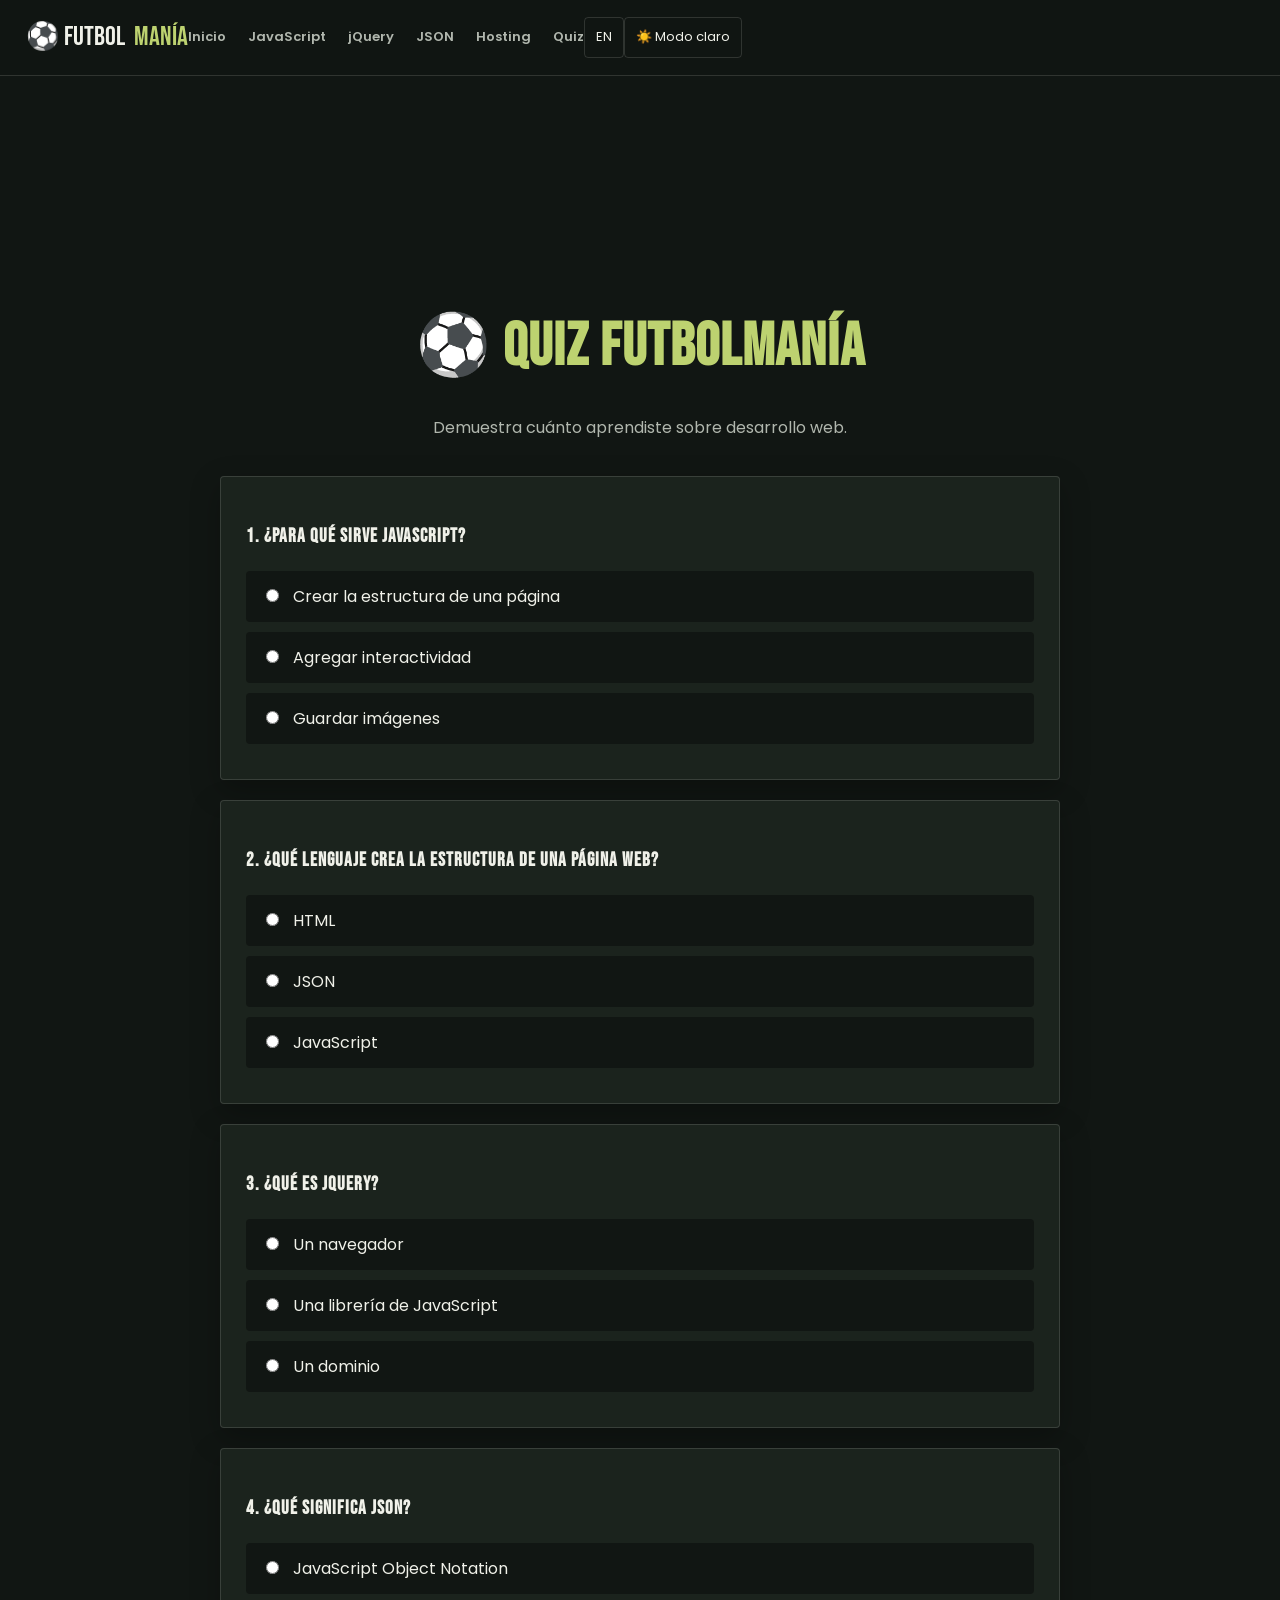
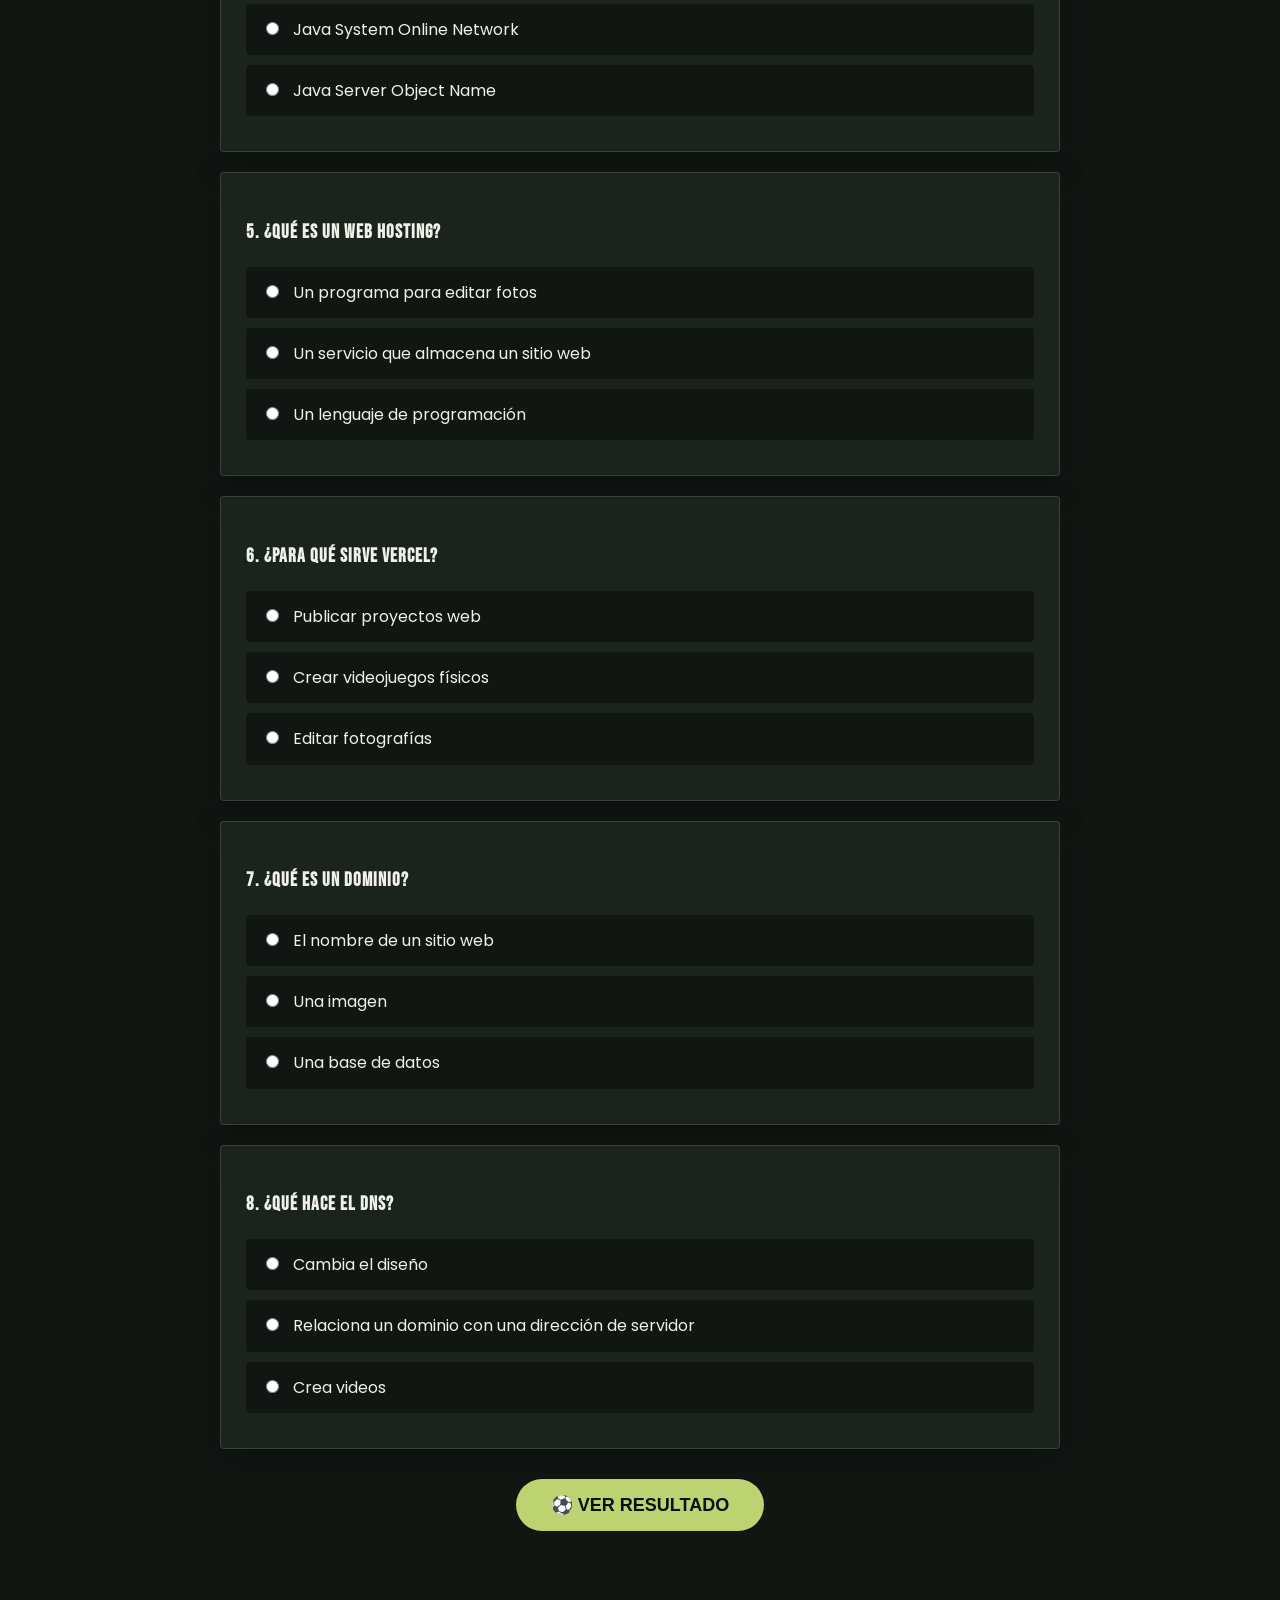
<file: cuestionario.html>
<!DOCTYPE html>
<html lang="es">
<head>
    <meta charset="UTF-8">
    <meta name="viewport" content="width=device-width, initial-scale=1.0">
    <title>FutbolManía | Quiz</title>

    <link rel="stylesheet" href="style.css">

    <link href="https://fonts.googleapis.com/css2?family=Bebas+Neue&family=Poppins:wght@400;500;600;700&display=swap" rel="stylesheet">

    <style>
        .quiz-container {
            max-width: 900px;
            margin: 140px auto 60px;
            padding: 30px;
        }

        .quiz-title {
            text-align: center;
            font-family: 'Bebas Neue', sans-serif;
            font-size: 60px;
            color: var(--green);
            margin-bottom: 10px;
        }

        .quiz-subtitle {
            text-align: center;
            color: var(--muted);
            margin-bottom: 35px;
        }

        .pregunta {
            background: var(--surface);
            border: 1px solid var(--border);
            border-radius: 4px;
            padding: 25px;
            margin-bottom: 20px;
            box-shadow: 0 10px 30px rgba(0,0,0,.25);
        }

        .pregunta h3 {
            color: var(--text);
            margin-bottom: 18px;
        }

        .opcion {
            display: block;
            background: var(--bg);
            color: var(--text);
            padding: 12px 15px;
            margin: 10px 0;
            border-radius: 4px;
            cursor: pointer;
            transition: .3s;
        }

        .opcion:hover {
            background: var(--surface);
            transform: translateX(5px);
        }

        .opcion input {
            margin-right: 10px;
        }

        .btn-quiz {
            display: block;
            margin: 30px auto;
            padding: 15px 35px;
            background: var(--green);
            color: #07120e;
            border: none;
            border-radius: 30px;
            font-size: 18px;
            font-weight: bold;
            cursor: pointer;
            transition: .3s;
        }

        .btn-quiz:hover {
            transform: scale(1.05);
            background: var(--green-dark);
            color: white;
        }

        #resultado {
            text-align: center;
            padding: 25px;
            border-radius: 15px;
            background: var(--surface);
            color: var(--text);
            font-size: 22px;
            font-weight: bold;
            display: none;
            margin-top: 25px;
        }
    </style>
</head>

<body>

<header>
    <div class="logo">
        ⚽ FUTBOL<span>MANÍA</span>
    </div>

    <nav>
        <a href="index.html">Inicio</a>
        <a href="javascript.html">JavaScript</a>
        <a href="jquery.html">jQuery</a>
        <a href="json.html">JSON</a>
        <a href="hosting.html">Hosting</a>
        <a href="cuestionario.html">Quiz</a>
    </nav>
    <button class="icon-btn" id="languageBtn" type="button" aria-label="Cambiar idioma">EN</button>
    <button class="icon-btn" id="themeBtn" type="button" aria-label="Cambiar tema">☀</button>
</header>

<section class="quiz-container">

    <h1 class="quiz-title">⚽ QUIZ FUTBOLMANÍA</h1>

    <p class="quiz-subtitle">
        Demuestra cuánto aprendiste sobre desarrollo web.
    </p>

    <form id="quizForm">

        <div class="pregunta">
            <h3>1. ¿Para qué sirve JavaScript?</h3>

            <label class="opcion">
                <input type="radio" name="p1" value="a">
                Crear la estructura de una página
            </label>

            <label class="opcion">
                <input type="radio" name="p1" value="b">
                Agregar interactividad
            </label>

            <label class="opcion">
                <input type="radio" name="p1" value="c">
                Guardar imágenes
            </label>
        </div>

        <div class="pregunta">
            <h3>2. ¿Qué lenguaje crea la estructura de una página web?</h3>

            <label class="opcion">
                <input type="radio" name="p2" value="a">
                HTML
            </label>

            <label class="opcion">
                <input type="radio" name="p2" value="b">
                JSON
            </label>

            <label class="opcion">
                <input type="radio" name="p2" value="c">
                JavaScript
            </label>
        </div>

        <div class="pregunta">
            <h3>3. ¿Qué es jQuery?</h3>

            <label class="opcion">
                <input type="radio" name="p3" value="a">
                Un navegador
            </label>

            <label class="opcion">
                <input type="radio" name="p3" value="b">
                Una librería de JavaScript
            </label>

            <label class="opcion">
                <input type="radio" name="p3" value="c">
                Un dominio
            </label>
        </div>

        <div class="pregunta">
            <h3>4. ¿Qué significa JSON?</h3>

            <label class="opcion">
                <input type="radio" name="p4" value="a">
                JavaScript Object Notation
            </label>

            <label class="opcion">
                <input type="radio" name="p4" value="b">
                Java System Online Network
            </label>

            <label class="opcion">
                <input type="radio" name="p4" value="c">
                Java Server Object Name
            </label>
        </div>

        <div class="pregunta">
            <h3>5. ¿Qué es un Web Hosting?</h3>

            <label class="opcion">
                <input type="radio" name="p5" value="a">
                Un programa para editar fotos
            </label>

            <label class="opcion">
                <input type="radio" name="p5" value="b">
                Un servicio que almacena un sitio web
            </label>

            <label class="opcion">
                <input type="radio" name="p5" value="c">
                Un lenguaje de programación
            </label>
        </div>

        <div class="pregunta">
            <h3>6. ¿Para qué sirve Vercel?</h3>

            <label class="opcion">
                <input type="radio" name="p6" value="a">
                Publicar proyectos web
            </label>

            <label class="opcion">
                <input type="radio" name="p6" value="b">
                Crear videojuegos físicos
            </label>

            <label class="opcion">
                <input type="radio" name="p6" value="c">
                Editar fotografías
            </label>
        </div>

        <div class="pregunta">
            <h3>7. ¿Qué es un dominio?</h3>

            <label class="opcion">
                <input type="radio" name="p7" value="a">
                El nombre de un sitio web
            </label>

            <label class="opcion">
                <input type="radio" name="p7" value="b">
                Una imagen
            </label>

            <label class="opcion">
                <input type="radio" name="p7" value="c">
                Una base de datos
            </label>
        </div>

        <div class="pregunta">
            <h3>8. ¿Qué hace el DNS?</h3>

            <label class="opcion">
                <input type="radio" name="p8" value="a">
                Cambia el diseño
            </label>

            <label class="opcion">
                <input type="radio" name="p8" value="b">
                Relaciona un dominio con una dirección de servidor
            </label>

            <label class="opcion">
                <input type="radio" name="p8" value="c">
                Crea videos
            </label>
        </div>

        <button type="button" class="btn-quiz" onclick="calificarQuiz()">
            ⚽ VER RESULTADO
        </button>

    </form>

    <div id="resultado"></div>

</section>

<script src="script.js"></script>

</body>
</html>
</file>
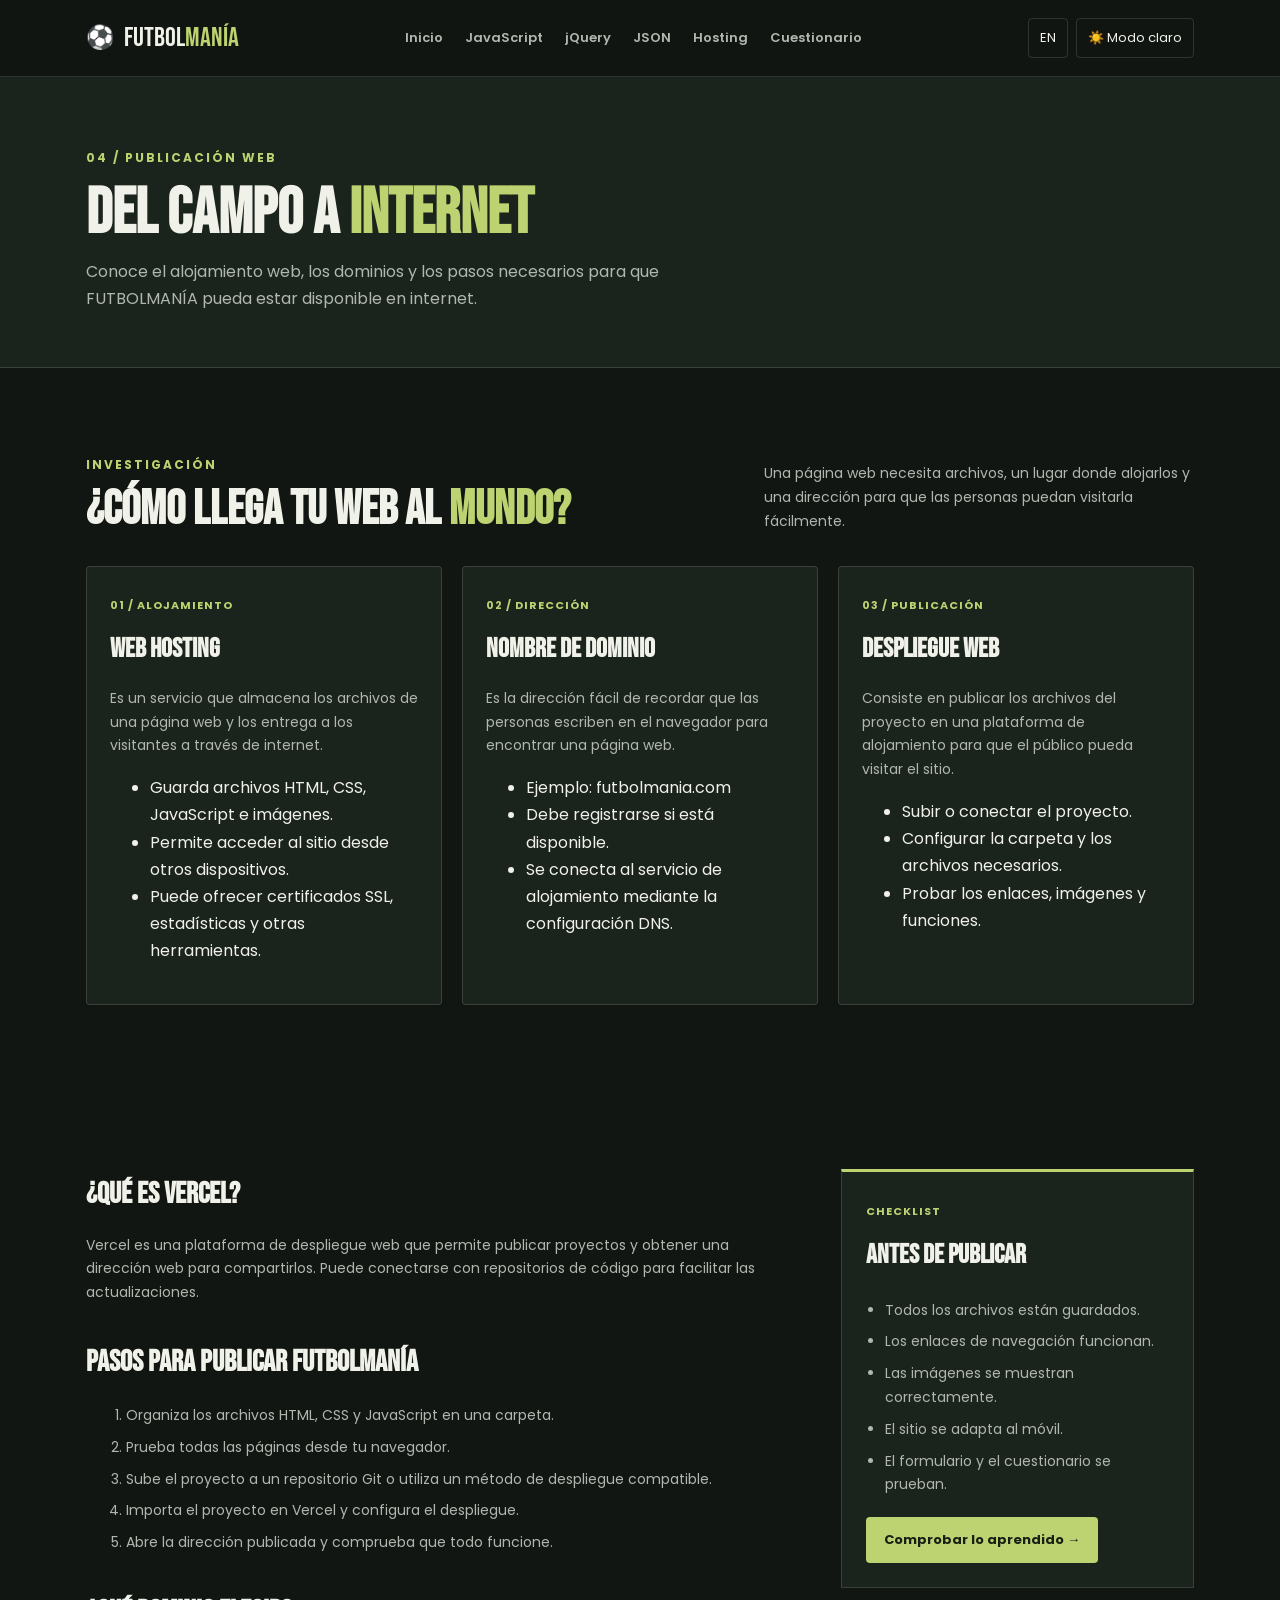
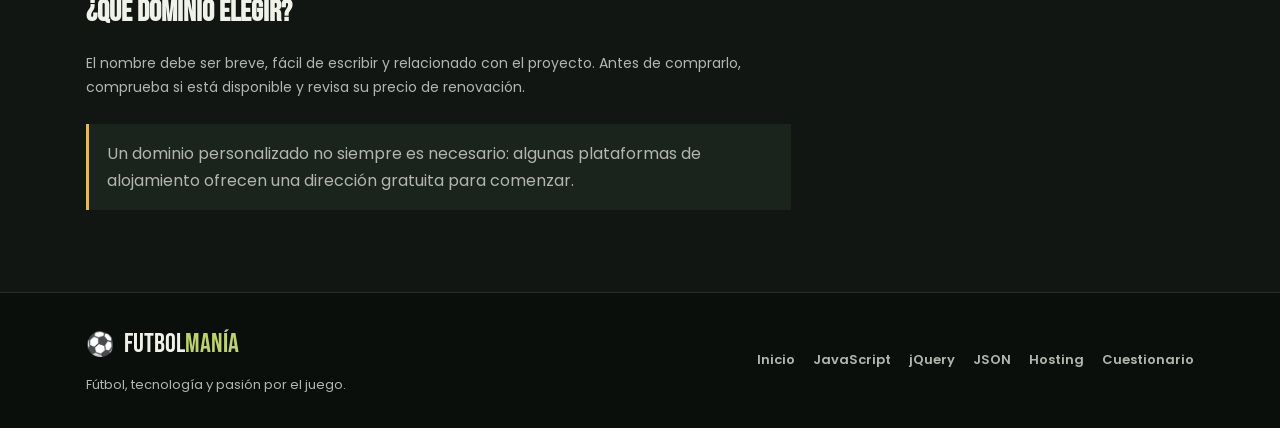
<file: hosting.html>
<!DOCTYPE html>
<html lang="es">
<head>
  <meta charset="UTF-8">
  <meta name="viewport" content="width=device-width, initial-scale=1.0">
  <meta name="description" content="Investigación sobre web hosting y dominios para publicar una página web.">
  <meta name="theme-color" content="#07110d">
  <title>Hosting y dominios | FUTBOLMANÍA</title>
  <link rel="stylesheet" href="style.css">
</head>
<body>

<header class="site-header">
  <div class="container nav-wrap">
    <a class="brand" href="index.html">
      <span class="brand-mark">⚽</span>
      <span class="brand-name">FUTBOL<span>MANÍA</span></span>
    </a>

    <nav class="nav-links" id="mainNav" aria-label="Navegación principal">
      <a href="index.html" data-es="Inicio" data-en="Home">Inicio</a>
      <a href="javascript.html">JavaScript</a>
      <a href="jquery.html">jQuery</a>
      <a href="json.html">JSON</a>
      <a href="hosting.html" data-es="Hosting" data-en="Hosting">Hosting</a>
      <a href="cuestionario.html" data-es="Cuestionario" data-en="Quiz">Cuestionario</a>
    </nav>

    <div class="nav-actions">
      <button class="icon-btn" id="languageBtn" type="button" aria-label="Cambiar idioma">EN</button>
      <button class="icon-btn" id="themeBtn" type="button" aria-label="Cambiar tema">☀</button>
      <button class="menu-toggle" id="menuToggle" type="button" aria-label="Abrir menú">☰</button>
    </div>
  </div>
</header>

<main>
  <section class="page-hero">
    <div class="container">
      <span class="eyebrow">04 / PUBLICACIÓN WEB</span>
      <h1>DEL CAMPO A <span class="accent">INTERNET</span></h1>
      <p>Conoce el alojamiento web, los dominios y los pasos necesarios para que FUTBOLMANÍA pueda estar disponible en internet.</p>
    </div>
  </section>

  <section class="section">
    <div class="container">
      <div class="section-head">
        <div>
          <span class="eyebrow">INVESTIGACIÓN</span>
          <h2>¿CÓMO LLEGA TU WEB AL <span class="accent">MUNDO?</span></h2>
        </div>
        <p>Una página web necesita archivos, un lugar donde alojarlos y una dirección para que las personas puedan visitarla fácilmente.</p>
      </div>

      <div class="cards">
        <article class="card">
          <div class="card-body">
            <span class="tag">01 / ALOJAMIENTO</span>
            <h3>Web Hosting</h3>
            <p>Es un servicio que almacena los archivos de una página web y los entrega a los visitantes a través de internet.</p>
            <ul>
              <li>Guarda archivos HTML, CSS, JavaScript e imágenes.</li>
              <li>Permite acceder al sitio desde otros dispositivos.</li>
              <li>Puede ofrecer certificados SSL, estadísticas y otras herramientas.</li>
            </ul>
          </div>
        </article>

        <article class="card">
          <div class="card-body">
            <span class="tag">02 / DIRECCIÓN</span>
            <h3>Nombre de dominio</h3>
            <p>Es la dirección fácil de recordar que las personas escriben en el navegador para encontrar una página web.</p>
            <ul>
              <li>Ejemplo: futbolmania.com</li>
              <li>Debe registrarse si está disponible.</li>
              <li>Se conecta al servicio de alojamiento mediante la configuración DNS.</li>
            </ul>
          </div>
        </article>

        <article class="card">
          <div class="card-body">
            <span class="tag">03 / PUBLICACIÓN</span>
            <h3>Despliegue web</h3>
            <p>Consiste en publicar los archivos del proyecto en una plataforma de alojamiento para que el público pueda visitar el sitio.</p>
            <ul>
              <li>Subir o conectar el proyecto.</li>
              <li>Configurar la carpeta y los archivos necesarios.</li>
              <li>Probar los enlaces, imágenes y funciones.</li>
            </ul>
          </div>
        </article>
      </div>
    </div>
  </section>

  <section class="section">
    <div class="container content-grid">
      <article class="prose">
        <h2>¿Qué es Vercel?</h2>
        <p>Vercel es una plataforma de despliegue web que permite publicar proyectos y obtener una dirección web para compartirlos. Puede conectarse con repositorios de código para facilitar las actualizaciones.</p>

        <h2>Pasos para publicar FUTBOLMANÍA</h2>
        <ol>
          <li>Organiza los archivos HTML, CSS y JavaScript en una carpeta.</li>
          <li>Prueba todas las páginas desde tu navegador.</li>
          <li>Sube el proyecto a un repositorio Git o utiliza un método de despliegue compatible.</li>
          <li>Importa el proyecto en Vercel y configura el despliegue.</li>
          <li>Abre la dirección publicada y comprueba que todo funcione.</li>
        </ol>

        <h2>¿Qué dominio elegir?</h2>
        <p>El nombre debe ser breve, fácil de escribir y relacionado con el proyecto. Antes de comprarlo, comprueba si está disponible y revisa su precio de renovación.</p>

        <div class="notice">
          Un dominio personalizado no siempre es necesario: algunas plataformas de alojamiento ofrecen una dirección gratuita para comenzar.
        </div>
      </article>

      <aside class="side-panel">
        <span class="tag">CHECKLIST</span>
        <h3>Antes de publicar</h3>
        <ul class="check-list">
          <li>Todos los archivos están guardados.</li>
          <li>Los enlaces de navegación funcionan.</li>
          <li>Las imágenes se muestran correctamente.</li>
          <li>El sitio se adapta al móvil.</li>
          <li>El formulario y el cuestionario se prueban.</li>
        </ul>

        <a class="btn btn-primary" href="cuestionario.html">Comprobar lo aprendido →</a>
      </aside>
    </div>
  </section>
</main>

<footer class="site-footer">
  <div class="container footer-inner">
    <div>
      <a class="brand" href="index.html">
        <span class="brand-mark">⚽</span>
        <span class="brand-name">FUTBOL<span>MANÍA</span></span>
      </a>
      <p>Fútbol, tecnología y pasión por el juego.</p>
    </div>
    <div class="footer-links">
      <a href="index.html">Inicio</a>
      <a href="javascript.html">JavaScript</a>
      <a href="jquery.html">jQuery</a>
      <a href="json.html">JSON</a>
      <a href="hosting.html">Hosting</a>
      <a href="cuestionario.html">Cuestionario</a>
    </div>
  </div>
</footer>

<script src="script.js"></script>
</body>
</html>
</file>
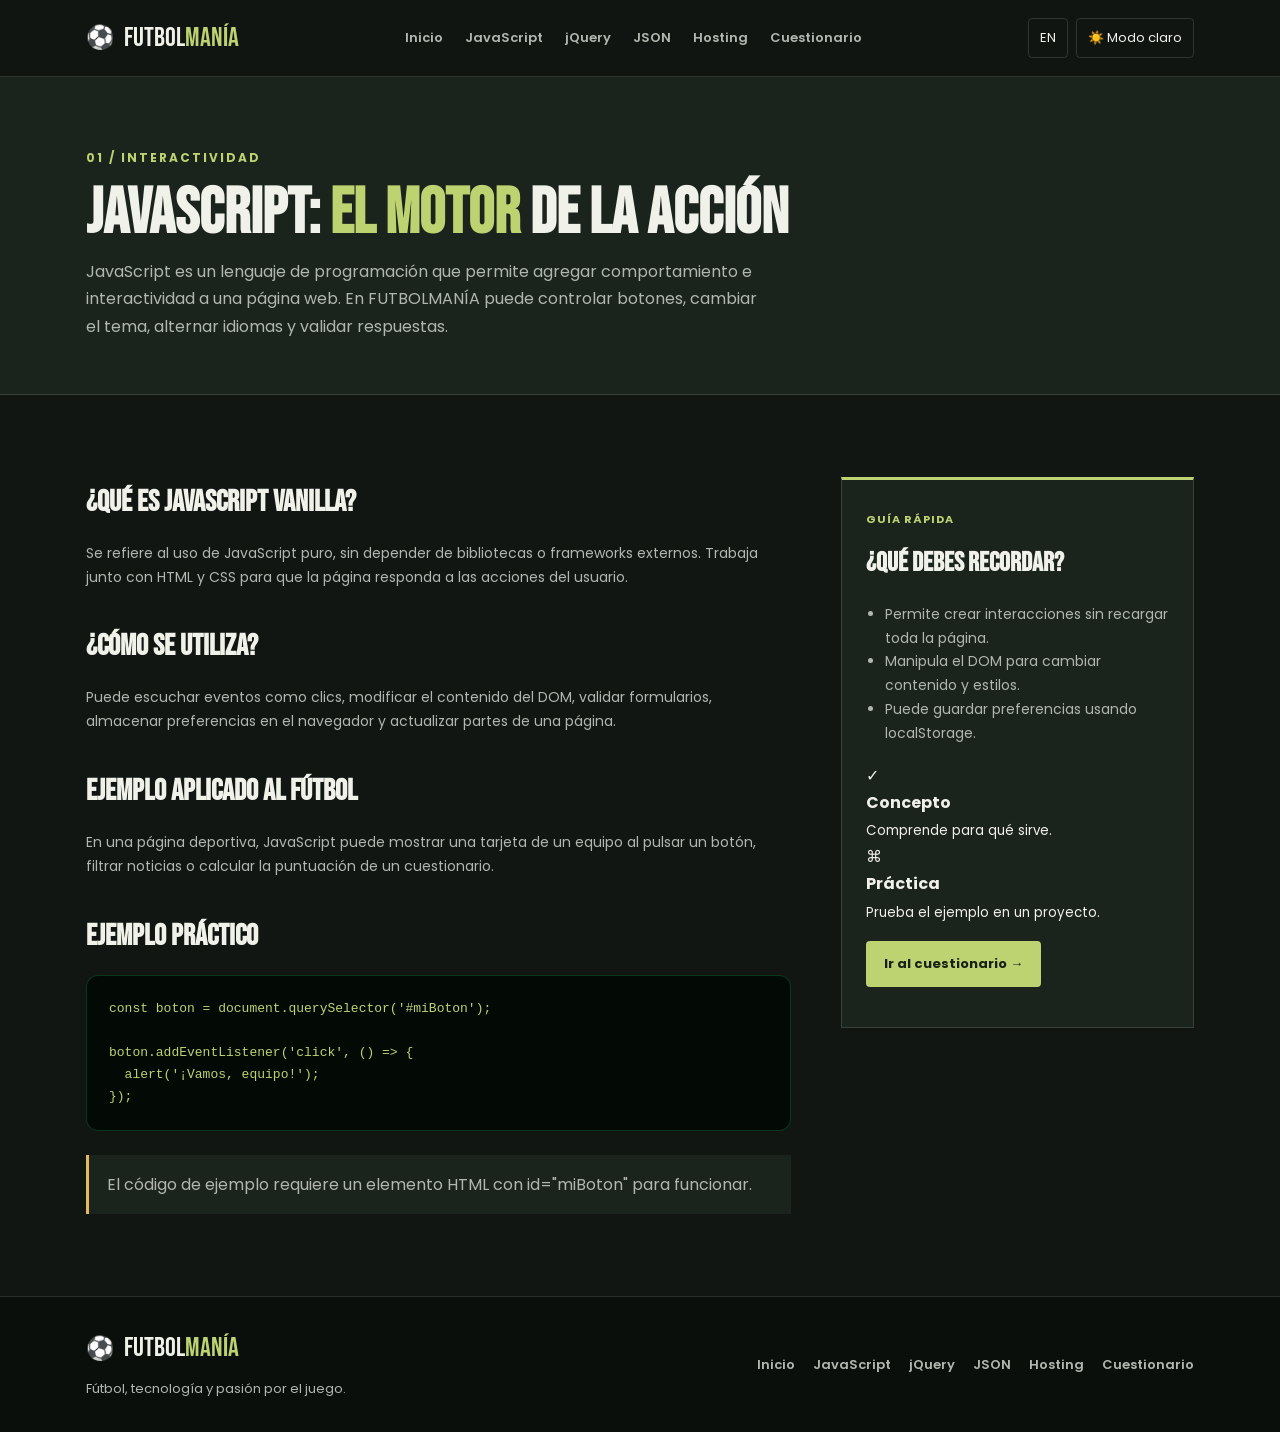
<file: javascript.html>
<!DOCTYPE html>
<html lang="es">
<head>
  <meta charset="UTF-8">
  <meta name="viewport" content="width=device-width, initial-scale=1.0">
  <meta name="description" content="Investigación educativa sobre JavaScript Vanilla y su uso en páginas web deportivas.">
  <meta name="theme-color" content="#07110d">
  <title>JavaScript | FUTBOLMANÍA</title>
  <link rel="stylesheet" href="style.css">
  <link rel="preconnect" href="https://fonts.googleapis.com">
</head>
<body>

<header class="site-header">
  <div class="container nav-wrap">
    <a class="brand" href="index.html" aria-label="FUTBOLMANÍA inicio">
      <span class="brand-mark">⚽</span>
      <span class="brand-name">FUTBOL<span>MANÍA</span></span>
    </a>

    <nav class="nav-links" id="mainNav" aria-label="Navegación principal">
      <a href="index.html" data-es="Inicio" data-en="Home">Inicio</a>
      <a href="javascript.html" data-es="JavaScript" data-en="JavaScript">JavaScript</a>
      <a href="jquery.html" data-es="jQuery" data-en="jQuery">jQuery</a>
      <a href="json.html" data-es="JSON" data-en="JSON">JSON</a>
      <a href="hosting.html" data-es="Hosting" data-en="Hosting">Hosting</a>
      <a href="cuestionario.html" data-es="Cuestionario" data-en="Quiz">Cuestionario</a>
    </nav>

    <div class="nav-actions">
      <button class="icon-btn" id="languageBtn" type="button" aria-label="Cambiar idioma">EN</button>
      <button class="icon-btn" id="themeBtn" type="button" aria-label="Cambiar tema">☀</button>
      <button class="menu-toggle" id="menuToggle" type="button" aria-label="Abrir menú">☰</button>
    </div>
  </div>
</header>

<main>
  <section class="page-hero">
    <div class="container">
      <span class="eyebrow">01 / INTERACTIVIDAD</span>
      <h1>JAVASCRIPT: <span class="accent">EL MOTOR</span> DE LA ACCIÓN</h1>
      <p>JavaScript es un lenguaje de programación que permite agregar comportamiento e interactividad a una página web. En FUTBOLMANÍA puede controlar botones, cambiar el tema, alternar idiomas y validar respuestas.</p>
    </div>
  </section>

  <section class="section">
    <div class="container content-grid">
      <article class="prose">
        <h2>¿Qué es JavaScript Vanilla?</h2>
        <p>Se refiere al uso de JavaScript puro, sin depender de bibliotecas o frameworks externos. Trabaja junto con HTML y CSS para que la página responda a las acciones del usuario.</p>

        <h2>¿Cómo se utiliza?</h2>
        <p>Puede escuchar eventos como clics, modificar el contenido del DOM, validar formularios, almacenar preferencias en el navegador y actualizar partes de una página.</p>

        <h2>Ejemplo aplicado al fútbol</h2>
        <p>En una página deportiva, JavaScript puede mostrar una tarjeta de un equipo al pulsar un botón, filtrar noticias o calcular la puntuación de un cuestionario.</p>

        <h2>Ejemplo práctico</h2>
        <pre><code>const boton = document.querySelector('#miBoton');

boton.addEventListener('click', () => {
  alert('¡Vamos, equipo!');
});</code></pre>

        <div class="notice">
          El código de ejemplo requiere un elemento HTML con id="miBoton" para funcionar.
        </div>
      </article>

      <aside class="side-panel">
        <span class="tag">GUÍA RÁPIDA</span>
        <h3>¿Qué debes recordar?</h3>

        <ul>
          <li>Permite crear interacciones sin recargar toda la página.</li>
          <li>Manipula el DOM para cambiar contenido y estilos.</li>
          <li>Puede guardar preferencias usando localStorage.</li>
        </ul>

        <div class="info-list">
          <div class="info-item">
            <span class="info-icon">✓</span>
            <div>
              <strong>Concepto</strong><br>
              <small>Comprende para qué sirve.</small>
            </div>
          </div>

          <div class="info-item">
            <span class="info-icon">⌘</span>
            <div>
              <strong>Práctica</strong><br>
              <small>Prueba el ejemplo en un proyecto.</small>
            </div>
          </div>
        </div>

        <p>
          <a class="btn btn-primary" href="cuestionario.html">Ir al cuestionario →</a>
        </p>
      </aside>
    </div>
  </section>
</main>

<footer class="site-footer">
  <div class="container footer-inner">
    <div>
      <a class="brand" href="index.html">
        <span class="brand-mark">⚽</span>
        <span class="brand-name">FUTBOL<span>MANÍA</span></span>
      </a>
      <p data-es="Fútbol, tecnología y pasión por el juego." data-en="Football, technology and passion for the game.">Fútbol, tecnología y pasión por el juego.</p>
    </div>

    <div class="footer-links">
      <a href="index.html" data-es="Inicio" data-en="Home">Inicio</a>
      <a href="javascript.html">JavaScript</a>
      <a href="jquery.html">jQuery</a>
      <a href="json.html">JSON</a>
      <a href="hosting.html" data-es="Hosting" data-en="Hosting">Hosting</a>
      <a href="cuestionario.html" data-es="Cuestionario" data-en="Quiz">Cuestionario</a>
    </div>
  </div>
</footer>

<script src="script.js"></script>
</body>
</html>
</file>
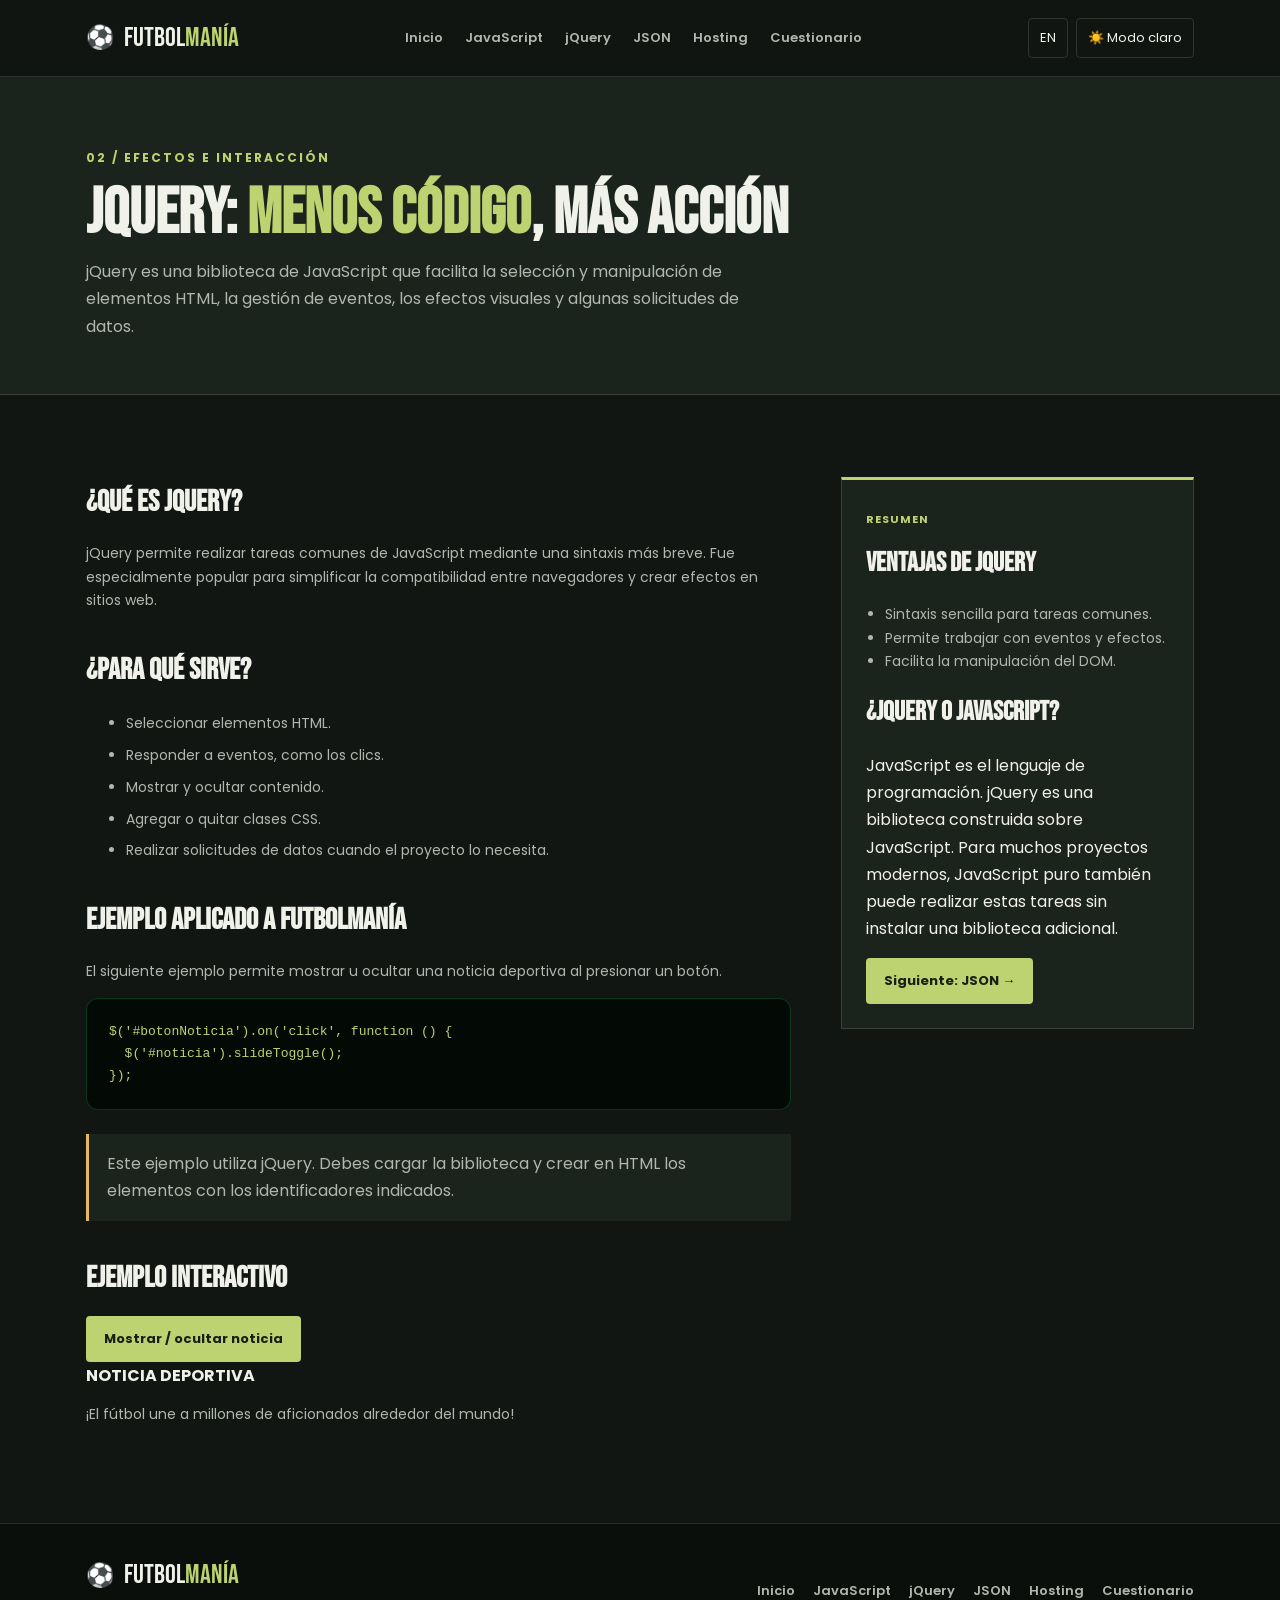
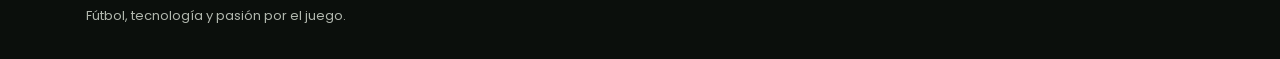
<file: jquery.html>
<!DOCTYPE html>
<html lang="es">
<head>
  <meta charset="UTF-8">
  <meta name="viewport" content="width=device-width, initial-scale=1.0">
  <meta name="description" content="Investigación sobre jQuery y su aplicación en páginas web deportivas.">
  <meta name="theme-color" content="#07110d">
  <title>jQuery | FUTBOLMANÍA</title>
  <link rel="stylesheet" href="style.css">
</head>
<body>

<header class="site-header">
  <div class="container nav-wrap">
    <a class="brand" href="index.html">
      <span class="brand-mark">⚽</span>
      <span class="brand-name">FUTBOL<span>MANÍA</span></span>
    </a>

    <nav class="nav-links" id="mainNav" aria-label="Navegación principal">
      <a href="index.html" data-es="Inicio" data-en="Home">Inicio</a>
      <a href="javascript.html">JavaScript</a>
      <a href="jquery.html">jQuery</a>
      <a href="json.html">JSON</a>
      <a href="hosting.html" data-es="Hosting" data-en="Hosting">Hosting</a>
      <a href="cuestionario.html" data-es="Cuestionario" data-en="Quiz">Cuestionario</a>
    </nav>

    <div class="nav-actions">
      <button class="icon-btn" id="languageBtn" type="button" aria-label="Cambiar idioma">EN</button>
      <button class="icon-btn" id="themeBtn" type="button" aria-label="Cambiar tema">☀</button>
      <button class="menu-toggle" id="menuToggle" type="button" aria-label="Abrir menú">☰</button>
    </div>
  </div>
</header>

<main>
  <section class="page-hero">
    <div class="container">
      <span class="eyebrow">02 / EFECTOS E INTERACCIÓN</span>
      <h1>jQuery: <span class="accent">MENOS CÓDIGO</span>, MÁS ACCIÓN</h1>
      <p>jQuery es una biblioteca de JavaScript que facilita la selección y manipulación de elementos HTML, la gestión de eventos, los efectos visuales y algunas solicitudes de datos.</p>
    </div>
  </section>

  <section class="section">
    <div class="container content-grid">
      <article class="prose">
        <h2>¿Qué es jQuery?</h2>
        <p>jQuery permite realizar tareas comunes de JavaScript mediante una sintaxis más breve. Fue especialmente popular para simplificar la compatibilidad entre navegadores y crear efectos en sitios web.</p>

        <h2>¿Para qué sirve?</h2>
        <ul>
          <li>Seleccionar elementos HTML.</li>
          <li>Responder a eventos, como los clics.</li>
          <li>Mostrar y ocultar contenido.</li>
          <li>Agregar o quitar clases CSS.</li>
          <li>Realizar solicitudes de datos cuando el proyecto lo necesita.</li>
        </ul>

        <h2>Ejemplo aplicado a FUTBOLMANÍA</h2>
        <p>El siguiente ejemplo permite mostrar u ocultar una noticia deportiva al presionar un botón.</p>

        <pre><code>$('#botonNoticia').on('click', function () {
  $('#noticia').slideToggle();
});</code></pre>

        <div class="notice">
          Este ejemplo utiliza jQuery. Debes cargar la biblioteca y crear en HTML los elementos con los identificadores indicados.
        </div>

        <h2>Ejemplo interactivo</h2>
        <div class="demo-box">
          <button class="btn btn-primary" id="demoJqueryBtn" type="button">Mostrar / ocultar noticia</button>

          <div class="demo-message" id="demoJqueryMessage">
            <strong>NOTICIA DEPORTIVA</strong>
            <p>¡El fútbol une a millones de aficionados alrededor del mundo!</p>
          </div>
        </div>
      </article>

      <aside class="side-panel">
        <span class="tag">RESUMEN</span>
        <h3>Ventajas de jQuery</h3>
        <ul>
          <li>Sintaxis sencilla para tareas comunes.</li>
          <li>Permite trabajar con eventos y efectos.</li>
          <li>Facilita la manipulación del DOM.</li>
        </ul>

        <h3>¿jQuery o JavaScript?</h3>
        <p>JavaScript es el lenguaje de programación. jQuery es una biblioteca construida sobre JavaScript. Para muchos proyectos modernos, JavaScript puro también puede realizar estas tareas sin instalar una biblioteca adicional.</p>

        <a class="btn btn-primary" href="json.html">Siguiente: JSON →</a>
      </aside>
    </div>
  </section>
</main>

<footer class="site-footer">
  <div class="container footer-inner">
    <div>
      <a class="brand" href="index.html">
        <span class="brand-mark">⚽</span>
        <span class="brand-name">FUTBOL<span>MANÍA</span></span>
      </a>
      <p>Fútbol, tecnología y pasión por el juego.</p>
    </div>
    <div class="footer-links">
      <a href="index.html">Inicio</a>
      <a href="javascript.html">JavaScript</a>
      <a href="jquery.html">jQuery</a>
      <a href="json.html">JSON</a>
      <a href="hosting.html">Hosting</a>
      <a href="cuestionario.html">Cuestionario</a>
    </div>
  </div>
</footer>

<script src="https://code.jquery.com/jquery-3.7.1.min.js"></script>
<script src="script.js"></script>
<script>
  $(function () {
    $('#demoJqueryBtn').on('click', function () {
      $('#demoJqueryMessage').stop(true, true).slideToggle(250);
    });
  });
</script>
</body>
</html>
</file>
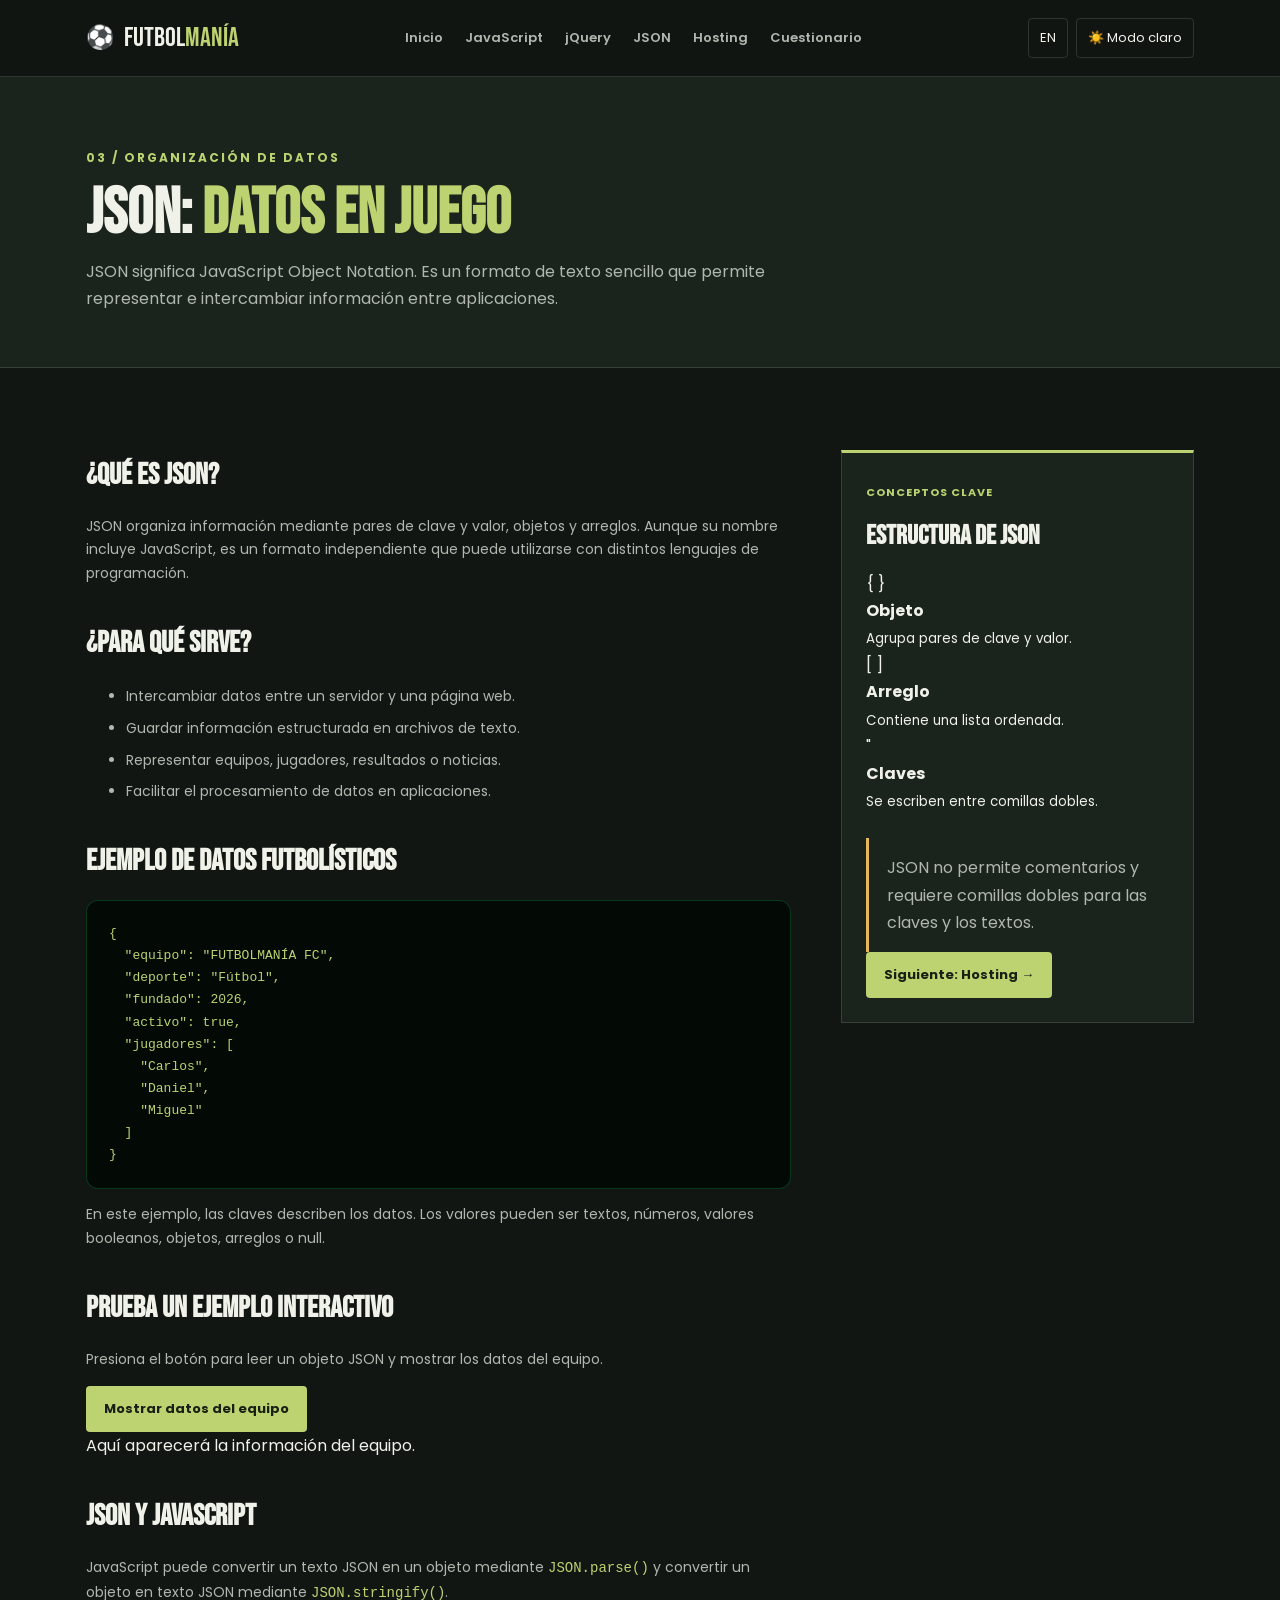
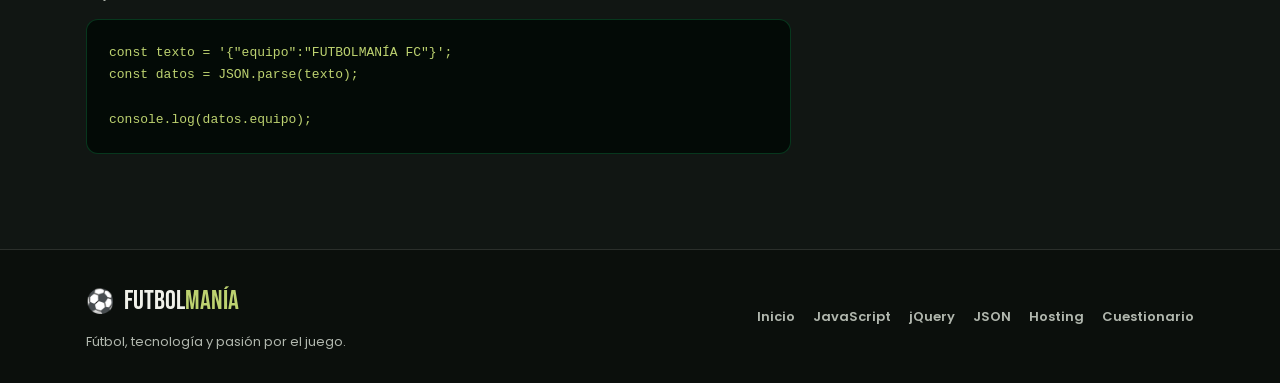
<file: json.html>
<!DOCTYPE html>
<html lang="es">
<head>
  <meta charset="UTF-8">
  <meta name="viewport" content="width=device-width, initial-scale=1.0">
  <meta name="description" content="Aprende qué es JSON y cómo organizar datos en aplicaciones web deportivas.">
  <meta name="theme-color" content="#07110d">
  <title>JSON | FUTBOLMANÍA</title>
  <link rel="stylesheet" href="style.css">
</head>
<body>

<header class="site-header">
  <div class="container nav-wrap">
    <a class="brand" href="index.html">
      <span class="brand-mark">⚽</span>
      <span class="brand-name">FUTBOL<span>MANÍA</span></span>
    </a>

    <nav class="nav-links" id="mainNav" aria-label="Navegación principal">
      <a href="index.html" data-es="Inicio" data-en="Home">Inicio</a>
      <a href="javascript.html">JavaScript</a>
      <a href="jquery.html">jQuery</a>
      <a href="json.html">JSON</a>
      <a href="hosting.html" data-es="Hosting" data-en="Hosting">Hosting</a>
      <a href="cuestionario.html" data-es="Cuestionario" data-en="Quiz">Cuestionario</a>
    </nav>

    <div class="nav-actions">
      <button class="icon-btn" id="languageBtn" type="button" aria-label="Cambiar idioma">EN</button>
      <button class="icon-btn" id="themeBtn" type="button" aria-label="Cambiar tema">☀</button>
      <button class="menu-toggle" id="menuToggle" type="button" aria-label="Abrir menú">☰</button>
    </div>
  </div>
</header>

<main>
  <section class="page-hero">
    <div class="container">
      <span class="eyebrow">03 / ORGANIZACIÓN DE DATOS</span>
      <h1>JSON: <span class="accent">DATOS EN JUEGO</span></h1>
      <p>JSON significa JavaScript Object Notation. Es un formato de texto sencillo que permite representar e intercambiar información entre aplicaciones.</p>
    </div>
  </section>

  <section class="section">
    <div class="container content-grid">
      <article class="prose">
        <h2>¿Qué es JSON?</h2>
        <p>JSON organiza información mediante pares de clave y valor, objetos y arreglos. Aunque su nombre incluye JavaScript, es un formato independiente que puede utilizarse con distintos lenguajes de programación.</p>

        <h2>¿Para qué sirve?</h2>
        <ul>
          <li>Intercambiar datos entre un servidor y una página web.</li>
          <li>Guardar información estructurada en archivos de texto.</li>
          <li>Representar equipos, jugadores, resultados o noticias.</li>
          <li>Facilitar el procesamiento de datos en aplicaciones.</li>
        </ul>

        <h2>Ejemplo de datos futbolísticos</h2>
        <pre><code>{
  "equipo": "FUTBOLMANÍA FC",
  "deporte": "Fútbol",
  "fundado": 2026,
  "activo": true,
  "jugadores": [
    "Carlos",
    "Daniel",
    "Miguel"
  ]
}</code></pre>

        <p>En este ejemplo, las claves describen los datos. Los valores pueden ser textos, números, valores booleanos, objetos, arreglos o null.</p>

        <h2>Prueba un ejemplo interactivo</h2>
        <div class="demo-box">
          <p>Presiona el botón para leer un objeto JSON y mostrar los datos del equipo.</p>
          <button class="btn btn-primary" id="jsonDemoBtn" type="button">Mostrar datos del equipo</button>
          <div class="demo-message" id="jsonDemoOutput" aria-live="polite">
            Aquí aparecerá la información del equipo.
          </div>
        </div>

        <h2>JSON y JavaScript</h2>
        <p>JavaScript puede convertir un texto JSON en un objeto mediante <code>JSON.parse()</code> y convertir un objeto en texto JSON mediante <code>JSON.stringify()</code>.</p>

        <pre><code>const texto = '{"equipo":"FUTBOLMANÍA FC"}';
const datos = JSON.parse(texto);

console.log(datos.equipo);</code></pre>
      </article>

      <aside class="side-panel">
        <span class="tag">CONCEPTOS CLAVE</span>
        <h3>Estructura de JSON</h3>

        <div class="info-list">
          <div class="info-item">
            <span class="info-icon">{ }</span>
            <div>
              <strong>Objeto</strong><br>
              <small>Agrupa pares de clave y valor.</small>
            </div>
          </div>

          <div class="info-item">
            <span class="info-icon">[ ]</span>
            <div>
              <strong>Arreglo</strong><br>
              <small>Contiene una lista ordenada.</small>
            </div>
          </div>

          <div class="info-item">
            <span class="info-icon">"</span>
            <div>
              <strong>Claves</strong><br>
              <small>Se escriben entre comillas dobles.</small>
            </div>
          </div>
        </div>

        <div class="notice">
          JSON no permite comentarios y requiere comillas dobles para las claves y los textos.
        </div>

        <a class="btn btn-primary" href="hosting.html">Siguiente: Hosting →</a>
      </aside>
    </div>
  </section>
</main>

<footer class="site-footer">
  <div class="container footer-inner">
    <div>
      <a class="brand" href="index.html">
        <span class="brand-mark">⚽</span>
        <span class="brand-name">FUTBOL<span>MANÍA</span></span>
      </a>
      <p>Fútbol, tecnología y pasión por el juego.</p>
    </div>
    <div class="footer-links">
      <a href="index.html">Inicio</a>
      <a href="javascript.html">JavaScript</a>
      <a href="jquery.html">jQuery</a>
      <a href="json.html">JSON</a>
      <a href="hosting.html">Hosting</a>
      <a href="cuestionario.html">Cuestionario</a>
    </div>
  </div>
</footer>

<script src="script.js"></script>
<script>
  document.addEventListener('DOMContentLoaded', function () {
    const button = document.getElementById('jsonDemoBtn');
    const output = document.getElementById('jsonDemoOutput');

    if (!button || !output) return;

    let datosMostrados = false;

    function mostrarDatosEquipo() {
      const textoJSON = '{"equipo":"FUTBOLMANÍA FC","deporte":"Fútbol","fundado":2026,"activo":true,"jugadores":["Carlos","Daniel","Miguel"]}';

      try {
        const equipo = JSON.parse(textoJSON);
        const idiomaIngles = document.documentElement.lang === 'en';

        output.innerHTML = `
          <strong>${equipo.equipo}</strong>
            <p>${idiomaIngles ? 'Sport' : 'Deporte'}: ${idiomaIngles ? 'Football' : equipo.deporte}</p>
            <p>${idiomaIngles ? 'Founded' : 'Año de fundación'}: ${equipo.fundado}</p>
            <p>${idiomaIngles ? 'Status' : 'Estado'}: ${idiomaIngles ? (equipo.activo ? 'Active' : 'Inactive') : (equipo.activo ? 'Activo' : 'Inactivo')}</p>
            <p>${idiomaIngles ? 'Players' : 'Jugadores'}: ${equipo.jugadores.join(', ')}</p>
        `;
      } catch (error) {
          output.textContent = document.documentElement.lang === 'en'
            ? 'The JSON data could not be read.'
            : 'No se pudieron leer los datos JSON.';
      }
    }

    button.addEventListener('click', function () {
      datosMostrados = true;
      mostrarDatosEquipo();
    });

    document.addEventListener('futbolmania:languagechange', function () {
      if (datosMostrados) mostrarDatosEquipo();
    });
  });
</script>
</body>
</html>
</file>
<file: style.css>
@import url('https://fonts.googleapis.com/css2?family=Bebas+Neue&family=Poppins:wght@300;400;500;600;700;800&display=swap');

:root {
    --green: #19e879;
    --green-dark: #087d42;
    --gold: #ffca28;
    --bg: #08120c;
    --surface: #12251a;
    --text: #f5fff8;
    --muted: #b5c5ba;
    --border: rgba(255,255,255,.10);
}

* {
    box-sizing: border-box;
    scroll-behavior: smooth;
}

body {
    margin: 0;
    font-family: 'Poppins', sans-serif;
    background: var(--bg);
    color: var(--text);
    line-height: 1.7;
    transition: background .3s, color .3s;
}

::selection {
    background: var(--green);
    color: #07120b;
}

/* NAVEGACIÓN */
.navbar {
    background: rgba(5,15,9,.97) !important;
    border-bottom: 1px solid rgba(25,232,121,.25);
    padding: 13px 0;
    backdrop-filter: blur(12px);
}

.navbar-brand,
.footer-logo {
    font-family: 'Bebas Neue', sans-serif;
    font-size: 30px;
    letter-spacing: 2px;
    color: var(--text);
    text-decoration: none;
}

.navbar-brand span,
.footer-logo span {
    color: var(--green);
}

.navbar .nav-link {
    color: var(--text) !important;
    font-size: 13px;
    font-weight: 600;
    transition: color .2s;
}

.navbar .nav-link:hover,
.navbar .nav-link.active {
    color: var(--green) !important;
}

.navbar-toggler {
    border-color: var(--green);
}

.navbar-toggler:focus {
    box-shadow: 0 0 0 .2rem rgba(25,232,121,.2);
}

/* BOTONES DE TEMA E IDIOMA */
.btn-theme,
.btn-language {
    padding: 9px 13px;
    border-radius: 8px;
    font-size: 12px;
    font-weight: 700;
}

.btn-theme {
    background: transparent;
    border: 1px solid var(--green);
    color: var(--text);
}

.btn-theme:hover {
    background: var(--green);
    color: #07120b;
}

.btn-language {
    background: var(--gold);
    color: #171205;
    border: 1px solid var(--gold);
}

.btn-language:hover {
    background: #ffe078;
    color: #171205;
}

/* PORTADA */
.hero {
    min-height: 540px;
    display: flex;
    align-items: center;
    text-align: center;
    padding: 90px 0;
    position: relative;
    overflow: hidden;
    background:
        radial-gradient(ellipse at 50% 100%,
        rgba(25,232,121,.22), transparent 55%),
        linear-gradient(135deg, #06100a, #143522 55%, #07110b);
    border-bottom: 1px solid var(--border);
}

.hero::before {
    content: "⚽";
    position: absolute;
    right: 4%;
    bottom: -65px;
    font-size: 250px;
    opacity: .05;
    transform: rotate(-20deg);
    pointer-events: none;
}

.hero-content {
    position: relative;
    z-index: 1;
    animation: appear .7s ease both;
}

.hero-label,
.section-tag {
    color: var(--green);
    font-size: 12px;
    font-weight: 800;
    letter-spacing: 4px;
}

h1, h2, h3, h4, h5, h6 {
    font-family: 'Bebas Neue', sans-serif;
    letter-spacing: 1px;
}

.hero h1 {
    max-width: 1000px;
    margin: 22px auto;
    font-size: clamp(54px, 9vw, 105px);
    line-height: 1.05;
}

.hero p {
    max-width: 720px;
    margin: 20px auto;
    color: #c3d1c7;
    font-size: 16px;
}

/* BOTONES GENERALES */
.btn {
    font-family: 'Poppins', sans-serif;
    font-weight: 700;
    border-radius: 8px;
    padding: 11px 22px;
    transition: transform .25s, box-shadow .25s;
}

.btn:hover {
    transform: translateY(-2px);
}

.btn-success {
    background: var(--green);
    color: #06120a;
    border-color: var(--green);
}

.btn-success:hover {
    background: #63f5a5;
    color: #06120a;
    border-color: #63f5a5;
    box-shadow: 0 8px 25px rgba(25,232,121,.18);
}

.btn-warning {
    background: var(--gold);
    color: #171205;
    border-color: var(--gold);
}

.btn-warning:hover {
    background: #ffe078;
    color: #171205;
    border-color: #ffe078;
}

/* CONTENIDO */
main {
    min-height: 60vh;
}

.section-heading p,
.technology-section p {
    max-width: 760px;
    margin: 15px auto 0;
    color: var(--muted);
}

.section-heading h2,
.technology-section h2 {
    font-size: clamp(34px, 5vw, 48px);
}

/* TARJETAS */
.card,
.football-card {
    height: 100%;
    background: linear-gradient(145deg, #152b1e, #0d1b12);
    color: var(--text);
    border: 1px solid var(--border);
    border-radius: 18px;
    overflow: hidden;
    transition: transform .3s, border-color .3s, box-shadow .3s;
}

.card-body {
    padding: 30px 24px;
}

.card:hover,
.football-card:hover {
    transform: translateY(-7px);
    border-color: rgba(25,232,121,.65);
    box-shadow: 0 18px 40px rgba(0,0,0,.24);
}

.card-icon {
    font-size: 52px;
    margin-bottom: 15px;
}

.card h3 {
    font-size: 30px;
}

.card p {
    color: var(--muted);
    font-size: 14px;
}

/* SECCIÓN DESTACADA */
.technology-section {
    padding: 45px 28px;
    border: 1px solid var(--border);
    border-radius: 20px;
    background:
        radial-gradient(ellipse at top,
        rgba(25,232,121,.13), transparent 70%),
        var(--surface);
}

.tech-ball {
    font-size: 55px;
    margin-bottom: 15px;
}

/* CONTENIDO Y CÓDIGO EN OTRAS PÁGINAS */
.intro,
.producto {
    padding: 55px 0;
}

.intro {
    text-align: center;
}

.producto {
    display: grid;
    grid-template-columns: repeat(2, minmax(0, 1fr));
    gap: 25px;
}

.producto-info {
    padding: 28px;
    border-radius: 18px;
    border: 1px solid var(--border);
    background: var(--surface);
}

pre {
    max-width: 100%;
    overflow-x: auto;
    padding: 22px;
    border-radius: 12px;
    background: #030a06;
    border: 1px solid rgba(25,232,121,.2);
}

code {
    color: var(--green);
}

/* FORMULARIOS */
input,
textarea,
select {
    max-width: 100%;
    padding: 12px 14px;
    border: 1px solid #36513e;
    border-radius: 8px;
    background: #0a1710;
    color: white;
    font: inherit;
}

input:focus,
textarea:focus,
select:focus {
    outline: 2px solid var(--green);
    border-color: transparent;
}

/* TABLAS */
table {
    width: 100%;
    border-collapse: collapse;
}

th, td {
    padding: 12px;
    border: 1px solid var(--border);
    text-align: left;
}

th {
    background: #16472c;
    color: var(--green);
}

/* PIE DE PÁGINA */
.site-footer {
    padding: 35px 15px;
    background: #040b07;
    border-top: 1px solid rgba(25,232,121,.2);
    color: var(--muted);
}

.footer-logo {
    display: inline-block;
    margin-bottom: 10px;
}

.copyright {
    font-size: 12px;
    margin: 12px 0 0;
}

/* MODO CLARO */
body.light-mode {
    --bg: #f3f7f4;
    --surface: #ffffff;
    --text: #17251b;
    --muted: #536459;
    --border: rgba(20,50,30,.14);
    background: var(--bg);
    color: var(--text);
}

body.light-mode .navbar {
    background: rgba(255,255,255,.97) !important;
    border-bottom-color: #d8e5da;
}

body.light-mode .navbar-brand,
body.light-mode .navbar .nav-link {
    color: #17251b !important;
}

body.light-mode .navbar .nav-link:hover,
body.light-mode .navbar .nav-link.active {
    color: var(--green-dark) !important;
}

body.light-mode .navbar-toggler {
    filter: invert(1);
}

body.light-mode .hero {
    background:
        radial-gradient(ellipse at 50% 100%,
        rgba(25,180,90,.15), transparent 60%),
        linear-gradient(135deg, #ffffff, #e4f5e9);
}

body.light-mode .hero p {
    color: #536459;
}

body.light-mode .card,
body.light-mode .football-card,
body.light-mode .producto-info,
body.light-mode .technology-section {
    background: #ffffff;
    color: #17251b;
    border-color: #dce8de;
    box-shadow: 0 8px 25px rgba(20,50,30,.05);
}

body.light-mode .card p,
body.light-mode .section-heading p,
body.light-mode .technology-section p {
    color: #536459;
}

body.light-mode .site-footer {
    background: #e5eee7;
    color: #263b2d;
}

body.light-mode pre {
    background: #e8f0ea;
    color: #173522;
}

body.light-mode code {
    color: #08783b;
}

body.light-mode input,
body.light-mode textarea,
body.light-mode select {
    background: #ffffff;
    color: #17251b;
    border-color: #cbd9ce;
}

body.light-mode th {
    background: #dcefe1;
    color: #126333;
}

body.light-mode td {
    border-color: #d5e0d7;
}

body.light-mode .btn-theme {
    color: #17251b;
}

/* ANIMACIÓN */
@keyframes appear {
    from {
        opacity: 0;
        transform: translateY(18px);
    }
    to {
        opacity: 1;
        transform: translateY(0);
    }
}

/* RESPONSIVE */
@media (max-width: 768px) {
    .hero {
        min-height: 430px;
        padding: 65px 15px;
    }

    .hero h1 {
        font-size: clamp(48px, 12vw, 76px);
    }

    .producto {
        grid-template-columns: 1fr;
        padding: 30px 15px;
    }

    .navbar .nav-item {
        text-align: center;
    }

    .section-heading h2,
    .technology-section h2 {
        font-size: 36px;
    }
}

@media (prefers-reduced-motion: reduce) {
    *, *::before, *::after {
        scroll-behavior: auto !important;
        animation-duration: .01ms !important;
        transition-duration: .01ms !important;
    }
}

/* FUTBOLMANIA: estilos para las paginas actuales */
:root {
    --green: #bdd270;
    --green-dark: #4d7135;
    --gold: #e6b85d;
    --bg: #111613;
    --surface: #1b231d;
    --text: #f0f1e9;
    --muted: #b1b7ae;
    --border: rgba(240,241,233,.14);
}

html {
    scroll-behavior: smooth;
}

body {
    background: var(--bg);
    color: var(--text);
}

a {
    color: inherit;
}

button,
a {
    -webkit-tap-highlight-color: transparent;
}

:focus-visible {
    outline: 3px solid var(--gold);
    outline-offset: 3px;
}

.container {
    width: min(1160px, 100%);
    margin-inline: auto;
    padding-inline: 26px;
}

.site-header,
body > header:not(.site-header) {
    position: sticky;
    top: 0;
    z-index: 20;
    display: flex;
    align-items: center;
    min-height: 76px;
    padding: 0 26px;
    background: rgba(17,22,19,.96);
    border-bottom: 1px solid var(--border);
    backdrop-filter: blur(14px);
}

.nav-wrap {
    display: flex;
    align-items: center;
    justify-content: space-between;
    gap: 30px;
    min-height: 76px;
}

.brand,
.logo {
    display: inline-flex;
    align-items: center;
    gap: 9px;
    color: var(--text);
    text-decoration: none;
    white-space: nowrap;
}

.brand-mark {
    font-size: 23px;
}

.brand-name,
.logo {
    font-family: 'Bebas Neue', sans-serif;
    font-size: 27px;
    line-height: 1;
}

.brand-name span,
.logo span {
    color: var(--green);
}

.nav-links,
body > header:not(.site-header) nav {
    display: flex;
    align-items: center;
    gap: 22px;
}

.nav-links a,
body > header:not(.site-header) nav a,
.footer-links a {
    color: var(--muted);
    font-size: 13px;
    font-weight: 600;
    text-decoration: none;
    transition: color .2s ease;
}

.nav-links a:hover,
body > header:not(.site-header) nav a:hover,
.footer-links a:hover {
    color: var(--green);
}

.nav-actions {
    display: flex;
    align-items: center;
    gap: 8px;
}

.icon-btn,
.menu-toggle {
    min-width: 40px;
    min-height: 40px;
    padding: 8px 11px;
    border: 1px solid var(--border);
    border-radius: 4px;
    background: transparent;
    color: var(--text);
    font: inherit;
    font-size: 13px;
    cursor: pointer;
}

.menu-toggle {
    display: none;
    font-size: 20px;
}

.hero.match-carousel {
    display: block;
    min-height: 630px;
    padding: 0;
    overflow: hidden;
    background: #101511;
    text-align: left;
}

.match-carousel::before {
    content: none;
}

.carousel-slides {
    position: relative;
    min-height: 630px;
}

.carousel-slide {
    position: absolute;
    inset: 0;
    display: flex;
    align-items: center;
    overflow: hidden;
    opacity: 0;
    pointer-events: none;
    transition: opacity .55s ease;
}

.carousel-slide.is-active {
    z-index: 1;
    opacity: 1;
    pointer-events: auto;
}

.carousel-image {
    position: absolute;
    inset: 0;
    width: 100%;
    height: 100%;
    object-fit: cover;
    filter: brightness(.48) saturate(.78);
}

.carousel-content {
    position: relative;
    z-index: 1;
    width: min(1160px, 100%);
    padding-top: 72px;
    padding-bottom: 112px;
    animation: appear .65s ease both;
}

.eyebrow {
    display: inline-block;
    color: var(--green);
    font-size: 12px;
    font-weight: 700;
    letter-spacing: 2px;
}

.carousel-content h1,
.carousel-content h2 {
    max-width: 760px;
    margin: 18px 0 14px;
    color: #fff;
    font-size: 82px;
    line-height: .94;
    letter-spacing: 0;
}

.carousel-content .accent {
    color: var(--green);
}

.carousel-content .lead {
    max-width: 540px;
    margin: 0 0 25px;
    color: rgba(255,255,255,.83);
    font-size: 16px;
}

.btn-row {
    display: flex;
    flex-wrap: wrap;
    gap: 11px;
}

.btn {
    display: inline-flex;
    align-items: center;
    justify-content: center;
    min-height: 46px;
    padding: 10px 17px;
    border: 1px solid transparent;
    border-radius: 4px;
    font-size: 13px;
    font-weight: 700;
    text-decoration: none;
    transition: background .2s ease, color .2s ease, border-color .2s ease;
}

.btn:hover {
    transform: none;
}

.btn-primary {
    background: var(--green);
    color: #172014;
}

.btn-primary:hover {
    background: #d3e58c;
    color: #172014;
}

.btn-secondary {
    border-color: rgba(255,255,255,.5);
    background: transparent;
    color: #fff;
}

.btn-secondary:hover {
    border-color: #fff;
    background: rgba(255,255,255,.1);
    color: #fff;
}

.carousel-controls {
    position: absolute;
    z-index: 3;
    right: max(26px, calc((100% - 1108px) / 2));
    bottom: 26px;
    left: max(26px, calc((100% - 1108px) / 2));
    display: flex;
    align-items: center;
    justify-content: space-between;
}

.carousel-pagination,
.carousel-arrows {
    display: flex;
    align-items: center;
    gap: 10px;
}

.carousel-dot {
    width: 10px;
    height: 10px;
    padding: 0;
    border: 1px solid rgba(255,255,255,.8);
    border-radius: 50%;
    background: transparent;
    cursor: pointer;
}

.carousel-dot.is-active {
    border-color: var(--green);
    background: var(--green);
}

.carousel-count {
    margin-left: 8px;
    color: rgba(255,255,255,.82);
    font-size: 12px;
    font-variant-numeric: tabular-nums;
}

.carousel-arrow {
    width: 42px;
    height: 42px;
    border: 1px solid rgba(255,255,255,.5);
    border-radius: 50%;
    background: rgba(17,22,19,.35);
    color: #fff;
    font: inherit;
    font-size: 19px;
    cursor: pointer;
    transition: background .2s ease, color .2s ease;
}

.carousel-arrow:hover {
    background: var(--green);
    color: #172014;
}

.section {
    padding: 82px 0;
}

.section-head {
    display: flex;
    align-items: end;
    justify-content: space-between;
    gap: 40px;
    margin-bottom: 32px;
}

.section-head h2,
.feature-copy h2,
.page-hero h1 {
    margin: 9px 0 0;
    font-size: 48px;
    line-height: 1;
    letter-spacing: 0;
}

.section-head p {
    max-width: 430px;
    margin: 0;
    color: var(--muted);
    font-size: 14px;
}

.accent {
    color: var(--green);
}

.cards {
    display: grid;
    grid-template-columns: repeat(3, minmax(0, 1fr));
    gap: 20px;
}

.card {
    background: var(--surface);
    border: 1px solid var(--border);
    border-radius: 4px;
    box-shadow: none;
}

.card:hover {
    transform: translateY(-3px);
    border-color: rgba(189,210,112,.55);
    box-shadow: none;
}

.card-image {
    min-height: 210px;
    background-position: center;
    background-size: cover;
}

.card-body {
    padding: 23px;
}

.tag {
    color: var(--green);
    font-size: 11px;
    font-weight: 700;
    letter-spacing: 1px;
}

.card h3,
.side-panel h3 {
    margin: 10px 0;
    font-size: 27px;
    letter-spacing: 0;
}

.card p,
.prose p,
.prose li,
.side-panel li {
    color: var(--muted);
    font-size: 14px;
}

.card .btn {
    margin-top: 8px;
}

.feature-strip {
    display: grid;
    grid-template-columns: 1.05fr .95fr;
    align-items: center;
    border-top: 1px solid var(--border);
    border-bottom: 1px solid var(--border);
}

.feature-strip > img {
    display: block;
    width: 100%;
    min-height: 390px;
    height: 100%;
    object-fit: cover;
}

.feature-copy {
    padding: 45px clamp(26px, 5vw, 70px);
}

.feature-copy h2 {
    margin-bottom: 16px;
}

.feature-copy p {
    color: var(--muted);
    font-size: 14px;
}

.pill-list {
    display: flex;
    flex-wrap: wrap;
    gap: 8px;
    margin: 22px 0;
}

.pill {
    padding: 5px 9px;
    border: 1px solid var(--border);
    color: var(--muted);
    font-size: 11px;
}

.page-hero {
    padding: 66px 0 54px;
    background: #1a241d;
    border-bottom: 1px solid var(--border);
}

.page-hero h1 {
    max-width: 850px;
    margin: 12px 0;
    font-size: 64px;
}

.page-hero p {
    max-width: 680px;
    margin: 0;
    color: var(--muted);
}

.content-grid {
    display: grid;
    grid-template-columns: minmax(0, 1.6fr) minmax(250px, .8fr);
    align-items: start;
    gap: 50px;
}

.prose h2 {
    margin: 0 0 12px;
    font-size: 30px;
    letter-spacing: 0;
}

.prose h2:not(:first-child) {
    margin-top: 32px;
}

.prose li {
    margin: 8px 0;
}

.side-panel {
    padding: 24px;
    border: 1px solid var(--border);
    border-top: 3px solid var(--green);
    background: var(--surface);
}

.side-panel ul {
    padding-left: 19px;
}

.check-list li {
    padding: 4px 0;
}

.notice {
    margin-top: 24px;
    padding: 16px 18px;
    border-left: 3px solid var(--gold);
    background: var(--surface);
    color: var(--muted);
}

.site-footer {
    padding: 32px 0;
    background: #0b0f0c;
    border-top: 1px solid var(--border);
}

.footer-inner {
    display: flex;
    align-items: center;
    justify-content: space-between;
    gap: 30px;
}

.footer-inner p {
    margin: 10px 0 0;
    color: var(--muted);
    font-size: 13px;
}

.footer-links {
    display: flex;
    flex-wrap: wrap;
    gap: 18px;
}

body.light-mode {
    --bg: #f3f4ed;
    --surface: #fff;
    --text: #24291f;
    --muted: #62685e;
    --border: rgba(36,41,31,.16);
    background: var(--bg);
    color: var(--text);
}

body.light-mode .site-header,
body.light-mode > header:not(.site-header) {
    background: rgba(243,244,237,.96);
}

body.light-mode .brand,
body.light-mode .logo,
body.light-mode .icon-btn,
body.light-mode .menu-toggle {
    color: var(--text);
}

body.light-mode .nav-links a,
body.light-mode > header:not(.site-header) nav a,
body.light-mode .footer-links a {
    color: var(--muted);
}

body.light-mode .page-hero {
    background: #e7eadf;
}

body.light-mode .hero.match-carousel {
    background: #101511;
}

body.light-mode .carousel-content h1,
body.light-mode .carousel-content h2,
body.light-mode .carousel-content .lead {
    color: #fff;
}

body.light-mode .btn-secondary {
    color: #fff;
}

body.light-mode .card,
body.light-mode .side-panel,
body.light-mode .notice {
    background: var(--surface);
    color: var(--text);
    border-color: var(--border);
}

body.light-mode .site-footer {
    background: #e7eadf;
    color: var(--text);
}

@media (max-width: 900px) {
    .nav-wrap {
        gap: 14px;
    }

    .nav-links {
        gap: 13px;
    }

    .nav-links a {
        font-size: 12px;
    }

    .cards {
        grid-template-columns: repeat(2, minmax(0, 1fr));
    }

    .cards .card:last-child {
        grid-column: 1 / -1;
    }
}

@media (max-width: 700px) {
    .container {
        padding-inline: 20px;
    }

    .site-header {
        padding: 0;
    }

    .nav-wrap {
        position: relative;
        min-height: 68px;
    }

    .nav-links {
        position: absolute;
        top: 100%;
        right: 0;
        left: 0;
        display: none;
        align-items: stretch;
        padding: 10px 20px 17px;
        border-bottom: 1px solid var(--border);
        background: var(--bg);
    }

    .nav-links.is-open {
        display: flex;
        flex-direction: column;
        gap: 0;
    }

    .nav-links a {
        padding: 10px 0;
        font-size: 14px;
    }

    .menu-toggle {
        display: inline-block;
    }

    .hero.match-carousel,
    .carousel-slides {
        min-height: 570px;
    }

    .carousel-content {
        padding-top: 62px;
        padding-bottom: 130px;
    }

    .carousel-content h1,
    .carousel-content h2 {
        font-size: 58px;
    }

    .carousel-content .lead {
        max-width: 440px;
        font-size: 14px;
    }

    .carousel-controls {
        right: 20px;
        bottom: 20px;
        left: 20px;
    }

    .section {
        padding: 60px 0;
    }

    .section-head {
        display: block;
    }

    .section-head h2,
    .feature-copy h2 {
        font-size: 40px;
    }

    .section-head p {
        margin-top: 14px;
    }

    .cards {
        grid-template-columns: 1fr;
    }

    .cards .card:last-child {
        grid-column: auto;
    }

    .feature-strip,
    .content-grid {
        grid-template-columns: 1fr;
    }

    .feature-strip > img {
        min-height: 250px;
        max-height: 340px;
    }

    .feature-copy {
        padding: 30px 0;
    }

    .page-hero {
        padding: 48px 0 40px;
    }

    .page-hero h1 {
        font-size: 48px;
    }

    .content-grid {
        gap: 28px;
    }

    .footer-inner {
        align-items: flex-start;
        flex-direction: column;
    }

    body > header:not(.site-header) {
        align-items: flex-start;
        flex-direction: column;
        gap: 14px;
        padding: 16px 20px;
    }

    body > header:not(.site-header) nav {
        flex-wrap: wrap;
        gap: 10px 16px;
    }
}

@media (prefers-reduced-motion: reduce) {
    .carousel-slide {
        transition: none;
    }
}

.shop-section {
    background: #171d18;
    border-top: 1px solid var(--border);
    border-bottom: 1px solid var(--border);
}

.shop-heading {
    align-items: center;
}

.shop-tools {
    display: flex;
    align-items: center;
    gap: 22px;
}

.cart-count {
    display: inline-flex;
    align-items: center;
    gap: 8px;
    color: var(--muted);
    font-size: 13px;
}

.cart-count strong {
    display: grid;
    width: 26px;
    height: 26px;
    place-items: center;
    border-radius: 50%;
    background: var(--green);
    color: #172014;
    font-size: 12px;
}

.shop-arrows {
    display: flex;
    gap: 8px;
}

.shop-arrow {
    width: 40px;
    height: 40px;
    border: 1px solid var(--border);
    border-radius: 50%;
    background: transparent;
    color: var(--text);
    font: inherit;
    font-size: 18px;
    cursor: pointer;
}

.shop-arrow:hover {
    border-color: var(--green);
    background: var(--green);
    color: #172014;
}

.product-gallery {
    margin-bottom: 24px;
    overflow: hidden;
}

.product-gallery-track {
    display: grid;
    grid-auto-columns: calc((100% - 32px) / 3);
    grid-auto-flow: column;
    gap: 16px;
    overflow-x: auto;
    padding: 2px 1px 10px;
    scroll-snap-type: x mandatory;
    scrollbar-width: thin;
    scrollbar-color: var(--green-dark) transparent;
}

.product-gallery-slide {
    position: relative;
    height: 230px;
    overflow: hidden;
    background: #252c26;
    scroll-snap-align: start;
}

.product-gallery-slide img {
    width: 100%;
    height: 100%;
    object-fit: cover;
}

.product-gallery-caption {
    position: absolute;
    right: 0;
    bottom: 0;
    left: 0;
    display: flex;
    align-items: end;
    justify-content: space-between;
    gap: 12px;
    padding: 38px 16px 14px;
    background: linear-gradient(transparent, rgba(10,14,11,.88));
    color: #fff;
}

.product-gallery-caption span {
    font-size: 11px;
    font-weight: 700;
}

.product-gallery-caption strong {
    color: var(--green);
    font-size: 14px;
}

.product-grid {
    display: grid;
    grid-template-columns: repeat(3, minmax(0, 1fr));
    gap: 16px;
}

.product-card {
    min-width: 0;
    overflow: hidden;
    border: 1px solid var(--border);
    border-radius: 4px;
    background: var(--surface);
    scroll-snap-align: start;
}

.product-image-wrap {
    position: relative;
    height: 230px;
    overflow: hidden;
    background: #252c26;
}

.product-image-wrap img {
    width: 100%;
    height: 100%;
    object-fit: cover;
    transition: transform .4s ease;
}

.product-card:hover .product-image-wrap img {
    transform: scale(1.04);
}

.product-badge {
    position: absolute;
    top: 13px;
    left: 13px;
    padding: 5px 8px;
    background: var(--green);
    color: #172014;
    font-size: 10px;
    font-weight: 800;
}

.product-info {
    padding: 18px;
}

.product-category {
    color: var(--muted);
    font-size: 10px;
    font-weight: 700;
    letter-spacing: 1px;
}

.product-info h3 {
    margin: 7px 0 3px;
    font-size: 24px;
    letter-spacing: 0;
}

.product-info p {
    min-height: 24px;
    margin: 0;
    color: var(--muted);
    font-size: 12px;
}

.product-buy {
    display: flex;
    align-items: center;
    justify-content: space-between;
    gap: 10px;
    margin-top: 16px;
}

.product-buy strong {
    font-size: 18px;
}

.add-to-cart {
    min-height: 38px;
    padding: 8px 13px;
    border: 1px solid var(--green);
    border-radius: 4px;
    background: transparent;
    color: var(--green);
    font: inherit;
    font-size: 12px;
    font-weight: 700;
    cursor: pointer;
}

.add-to-cart:hover,
.add-to-cart.is-added {
    background: var(--green);
    color: #172014;
}

.shop-note {
    margin: 8px 0 0;
    color: var(--muted);
    font-size: 11px;
}

body.light-mode .shop-section {
    background: #e7eadf;
}

body.light-mode .product-card {
    background: var(--surface);
}

@media (max-width: 900px) {
    .product-grid {
        grid-template-columns: repeat(2, minmax(0, 1fr));
    }

    .product-gallery-track {
        grid-auto-columns: calc((100% - 16px) / 2);
    }
}

@media (max-width: 700px) {
    .shop-heading {
        display: flex;
        align-items: center;
    }

    .shop-tools {
        justify-content: space-between;
        margin-top: 18px;
    }

    .product-gallery-track {
        grid-auto-columns: 84%;
    }

    .product-grid {
        grid-template-columns: repeat(2, minmax(0, 1fr));
        gap: 11px;
    }

    .product-image-wrap {
        height: 155px;
    }

    .product-info {
        padding: 12px;
    }

    .product-info h3 {
        font-size: 19px;
    }

    .product-info p {
        font-size: 11px;
    }
}

@media (max-width: 390px) {
    .product-grid {
        grid-template-columns: 1fr;
    }
}
</file>
